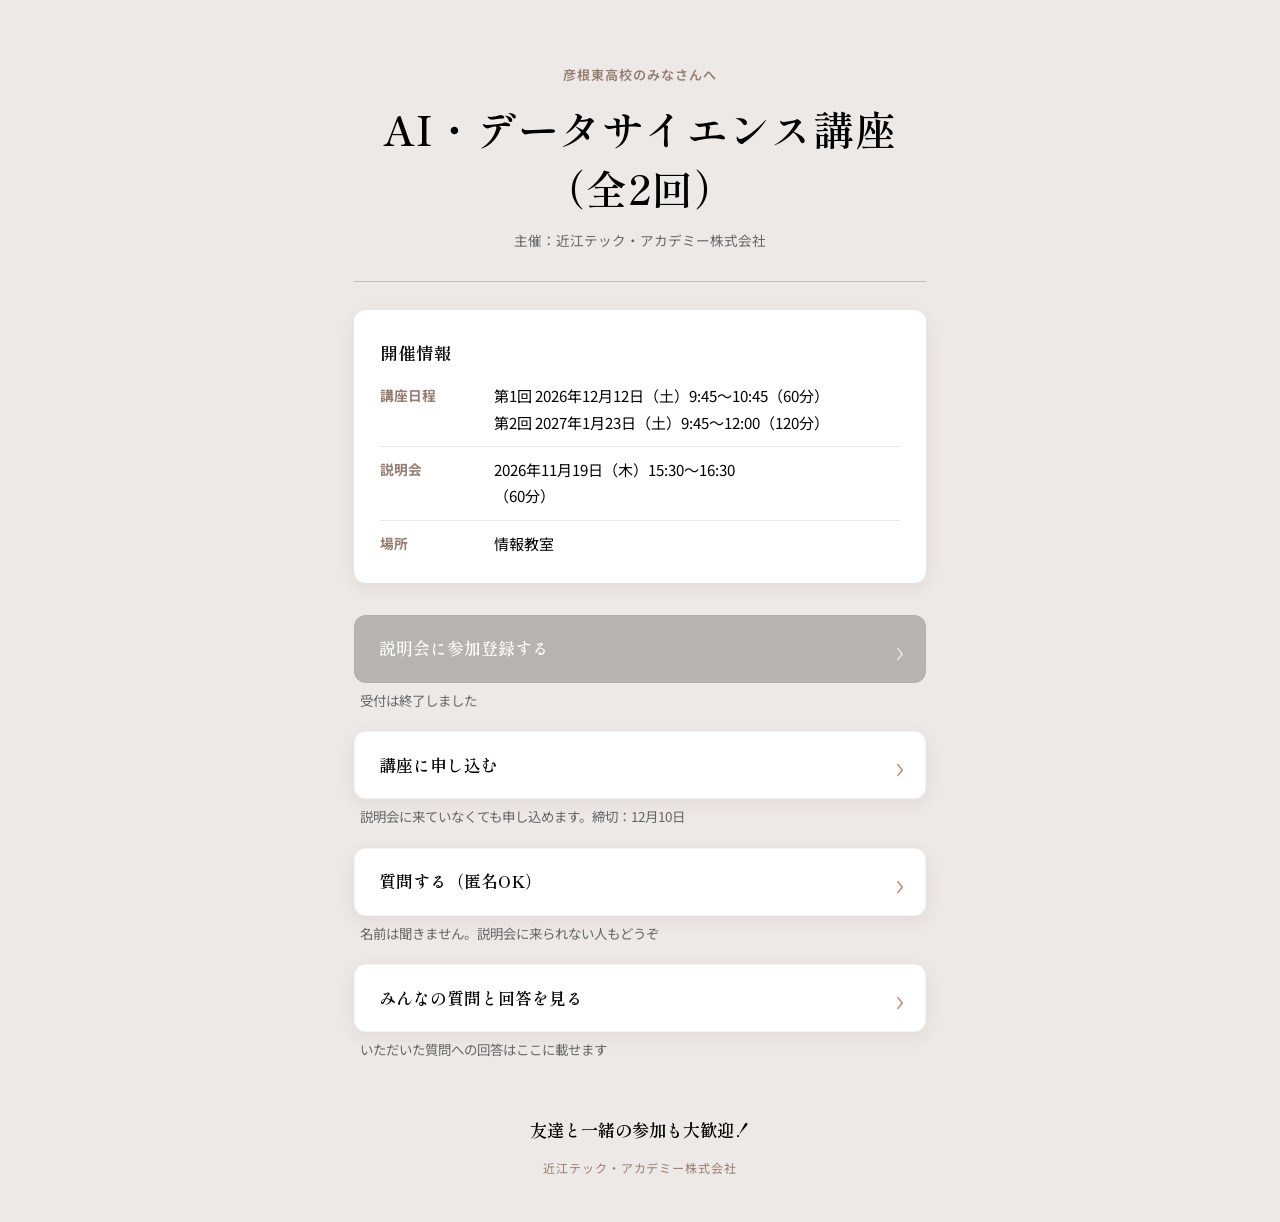
<file: index.html>
<!doctype html>
<html lang="ja">
<head>
  <meta charset="utf-8">
  <meta name="viewport" content="width=device-width, initial-scale=1">
  <title>AI・データサイエンス講座（全2回）｜近江テック・アカデミー株式会社</title>
  <meta name="description" content="彦根東高校のみなさんへ。AI・データサイエンス講座の説明会参加登録、講座申し込み、匿名での質問はこちらから。">
  <meta name="robots" content="noindex, nofollow, noarchive">
  <meta property="og:title" content="AI・データサイエンス講座（全2回）">
  <meta property="og:description" content="説明会への参加登録、講座への申し込み、匿名での質問、質問への回答をご案内します。">
  <meta property="og:type" content="website">
  <link rel="preconnect" href="https://fonts.googleapis.com">
  <link rel="preconnect" href="https://fonts.gstatic.com" crossorigin>
  <link href="https://fonts.googleapis.com/css2?family=Noto+Sans+JP:wght@400;500;600;700&family=Shippori+Mincho:wght@500;600;700&display=swap" rel="stylesheet">
  <link rel="stylesheet" href="style.css">
  <script src="config.js" defer></script>
  <script src="main.js" defer></script>
</head>
<body>
  <main class="page-shell">
    <header class="hero">
      <p class="audience-label">彦根東高校のみなさんへ</p>
      <h1>AI・データサイエンス<br class="mobile-break">講座 <span class="nowrap">（全2回）</span></h1>
      <p class="organizer">主催：近江テック・アカデミー株式会社</p>
      <div class="rule" aria-hidden="true"></div>
    </header>

    <section class="info-card" aria-labelledby="event-info-heading">
      <h2 id="event-info-heading">開催情報</h2>
      <dl class="event-details">
        <div class="detail-row">
          <dt>講座日程</dt>
          <dd>
            <span>第1回 <span id="course-first"></span>（60分）</span>
            <span>第2回 <span id="course-second"></span>（120分）</span>
          </dd>
        </div>
        <div class="detail-row">
          <dt>説明会</dt>
          <dd><span id="briefing-date"></span>（60分）</dd>
        </div>
        <div class="detail-row">
          <dt>場所</dt>
          <dd id="venue"></dd>
        </div>
      </dl>
    </section>

    <nav class="action-list" aria-label="講座の手続きと案内">
      <div class="action-item">
        <a class="action-card" id="briefing-link" target="_blank" rel="noopener noreferrer">
          <span class="action-text">説明会に参加登録する</span><span class="chevron" aria-hidden="true">›</span>
        </a>
        <p class="action-note" id="briefing-note">話を聞いてみるだけでもOK</p>
      </div>
      <div class="action-item">
        <a class="action-card" id="course-link" target="_blank" rel="noopener noreferrer">
          <span class="action-text">講座に申し込む</span><span class="chevron" aria-hidden="true">›</span>
        </a>
        <p class="action-note" id="course-note"></p>
      </div>
      <div class="action-item">
        <a class="action-card" id="question-link" target="_blank" rel="noopener noreferrer">
          <span class="action-text">質問する（匿名OK）</span><span class="chevron" aria-hidden="true">›</span>
        </a>
        <p class="action-note">名前は聞きません。説明会に来られない人もどうぞ</p>
      </div>
      <div class="action-item">
        <a class="action-card" href="https://hikone-higashi-ai-course.pages.dev/qa.html">
          <span class="action-text">みんなの質問と回答を見る</span><span class="chevron" aria-hidden="true">›</span>
        </a>
        <p class="action-note">いただいた質問への回答はここに載せます</p>
      </div>
    </nav>

    <footer class="site-footer">
      <p class="friend-message">友達と一緒の参加も大歓迎！</p>
      <p class="footer-organizer">近江テック・アカデミー株式会社</p>
    </footer>
  </main>
</body>
</html>
</file>
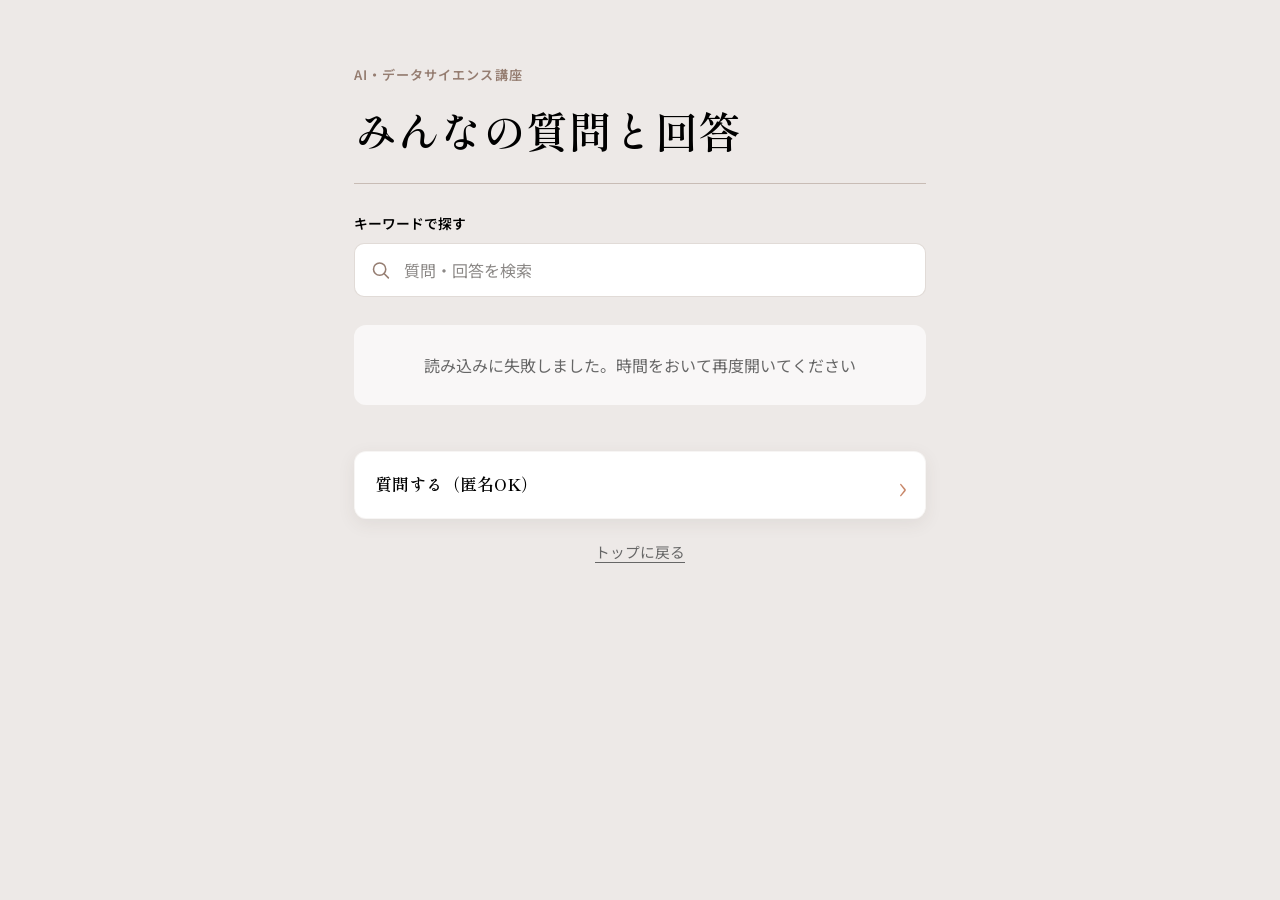
<file: qa.html>
<!doctype html>
<html lang="ja">
<head>
  <meta charset="utf-8">
  <meta name="viewport" content="width=device-width, initial-scale=1">
  <title>みんなの質問と回答｜AI・データサイエンス講座</title>
  <meta name="description" content="AI・データサイエンス講座について、みなさんから寄せられた質問と回答を掲載しています。">
  <meta name="robots" content="noindex, nofollow, noarchive">
  <meta property="og:title" content="みんなの質問と回答｜AI・データサイエンス講座">
  <meta property="og:description" content="講座の内容、参加・申し込み、持ち物などについての質問と回答をご覧いただけます。">
  <meta property="og:type" content="website">
  <link rel="preconnect" href="https://fonts.googleapis.com">
  <link rel="preconnect" href="https://fonts.gstatic.com" crossorigin>
  <link href="https://fonts.googleapis.com/css2?family=Noto+Sans+JP:wght@400;500;600;700&family=Shippori+Mincho:wght@500;600;700&display=swap" rel="stylesheet">
  <link rel="stylesheet" href="style.css">
  <script src="config.js" defer></script>
  <script src="qa.js" defer></script>
</head>
<body>
  <main class="page-shell qa-page">
    <header class="qa-header">
      <p class="audience-label">AI・データサイエンス講座</p>
      <h1>みんなの質問と回答</h1>
      <div class="rule" aria-hidden="true"></div>
      <p class="last-updated" id="last-updated" hidden></p>
    </header>

    <section class="qa-content" aria-labelledby="qa-search-label">
      <label class="search-label" id="qa-search-label" for="qa-search">キーワードで探す</label>
      <div class="search-wrap">
        <svg aria-hidden="true" viewBox="0 0 24 24" width="21" height="21"><circle cx="11" cy="11" r="7"></circle><path d="m16 16 5 5"></path></svg>
        <input id="qa-search" type="search" placeholder="質問・回答を検索" autocomplete="off">
      </div>

      <div id="qa-status" class="status-message" role="status" aria-live="polite">読み込み中…</div>
      <div id="qa-list" class="qa-list" hidden></div>
    </section>

    <footer class="qa-footer">
      <a class="secondary-action" id="qa-question-link" target="_blank" rel="noopener noreferrer">質問する（匿名OK）<span aria-hidden="true">›</span></a>
      <a class="back-link" href="index.html">トップに戻る</a>
    </footer>
  </main>
</body>
</html>
</file>
<file: style.css>
:root {
  --bg: #ede9e7;
  --card: #ffffff;
  --ink: #000000;
  --label: #957d71;
  --accent: #c88769;
  --muted: #666666;
  --disabled: #b6b3b1;
  --line: rgba(149, 125, 113, 0.42);
  --shadow: 0 5px 18px rgba(78, 60, 51, 0.08);
  --serif: "Shippori Mincho", serif;
  --sans: "Noto Sans JP", sans-serif;
}

* { box-sizing: border-box; }

html { color-scheme: light; }

body {
  margin: 0;
  min-width: 320px;
  background: var(--bg);
  color: var(--ink);
  font-family: var(--sans);
  font-size: 16px;
  line-height: 1.75;
  -webkit-font-smoothing: antialiased;
}

a { color: inherit; }
button, input { font: inherit; }

.page-shell {
  width: min(100%, 640px);
  margin: 0 auto;
  padding: 44px 20px 36px;
}

.hero { text-align: center; }

.audience-label {
  margin: 0 0 12px;
  color: var(--label);
  font-size: 0.82rem;
  font-weight: 600;
  letter-spacing: 0.08em;
}

h1, h2, .action-card, .secondary-action {
  font-family: var(--serif);
}

h1 {
  margin: 0;
  font-size: clamp(1.75rem, 7.2vw, 2.55rem);
  font-weight: 600;
  line-height: 1.45;
  letter-spacing: 0.025em;
}

.nowrap { white-space: nowrap; }

.organizer {
  margin: 12px 0 0;
  color: var(--muted);
  font-size: 0.85rem;
}

.rule {
  height: 1px;
  margin: 28px 0 0;
  background: var(--line);
}

.info-card {
  margin-top: 28px;
  padding: 24px 20px 22px;
  border-radius: 12px;
  background: var(--card);
  box-shadow: var(--shadow);
}

.info-card h2 {
  margin: 0 0 15px;
  font-size: 1.08rem;
  font-weight: 600;
  letter-spacing: 0.06em;
}

.event-details { margin: 0; }

.detail-row {
  display: grid;
  grid-template-columns: 5.25rem 1fr;
  gap: 10px;
  padding: 10px 0;
  border-top: 1px solid #eee9e6;
}

.detail-row:first-child { border-top: 0; padding-top: 0; }
.detail-row:last-child { padding-bottom: 0; }

.detail-row dt {
  color: var(--label);
  font-size: 0.86rem;
  font-weight: 700;
}

.detail-row dd {
  margin: 0;
  font-size: 0.94rem;
  line-height: 1.75;
}

.detail-row dd > span { display: block; }

.action-list {
  display: grid;
  gap: 20px;
  margin-top: 32px;
}

.action-card, .secondary-action {
  display: flex;
  min-height: 68px;
  align-items: center;
  justify-content: space-between;
  gap: 16px;
  padding: 14px 18px 14px 20px;
  border: 1px solid rgba(149, 125, 113, 0.08);
  border-radius: 12px;
  background: var(--card);
  box-shadow: var(--shadow);
  text-decoration: none;
  transition: transform 120ms ease, box-shadow 120ms ease;
}

.action-card:hover, .secondary-action:hover { box-shadow: 0 7px 22px rgba(78, 60, 51, 0.13); }
.action-card:active, .secondary-action:active { transform: translateY(1px); }

.action-card:focus-visible, .secondary-action:focus-visible, .back-link:focus-visible,
.qa-question:focus-visible, #qa-search:focus-visible {
  outline: 3px solid rgba(200, 135, 105, 0.48);
  outline-offset: 3px;
}

.action-text { font-size: 1.05rem; font-weight: 600; }
.chevron, .secondary-action > span { color: var(--accent); font-family: var(--sans); font-size: 2rem; font-weight: 300; line-height: 1; }

.action-note {
  margin: 7px 6px 0;
  color: var(--muted);
  font-size: 0.84rem;
  line-height: 1.6;
}

.action-card.is-disabled {
  color: #fff;
  background: var(--disabled);
  box-shadow: none;
  cursor: not-allowed;
}

.action-card.is-disabled .chevron { color: rgba(255, 255, 255, 0.7); }

.site-footer {
  margin-top: 54px;
  text-align: center;
}

.friend-message {
  margin: 0;
  font-family: var(--serif);
  font-size: 1.08rem;
  font-weight: 600;
}

.footer-organizer {
  margin: 12px 0 0;
  color: var(--label);
  font-size: 0.75rem;
  letter-spacing: 0.08em;
}

/* Q&A */
.qa-header h1 { font-size: clamp(1.9rem, 7.5vw, 2.65rem); }
.qa-header .rule { margin-top: 23px; }

.last-updated {
  margin: 12px 0 0;
  color: var(--muted);
  font-size: 0.8rem;
  text-align: right;
}

.qa-content { margin-top: 27px; }

.search-label {
  display: block;
  margin-bottom: 7px;
  font-size: 0.86rem;
  font-weight: 600;
}

.search-wrap { position: relative; }
.search-wrap svg {
  position: absolute;
  top: 50%;
  left: 16px;
  fill: none;
  stroke: var(--label);
  stroke-linecap: round;
  stroke-width: 1.8;
  transform: translateY(-50%);
  pointer-events: none;
}

#qa-search {
  width: 100%;
  min-height: 54px;
  padding: 12px 16px 12px 49px;
  border: 1px solid rgba(149, 125, 113, 0.28);
  border-radius: 10px;
  background: #fff;
  color: var(--ink);
  font-size: 1rem;
}

#qa-search::placeholder { color: #8b8886; }

.status-message {
  margin: 28px 0;
  padding: 26px 20px;
  border-radius: 12px;
  background: rgba(255, 255, 255, 0.66);
  color: var(--muted);
  text-align: center;
}

.qa-category { margin-top: 34px; }

.qa-category h2 {
  margin: 0 0 11px;
  color: var(--label);
  font-family: var(--sans);
  font-size: 0.92rem;
  font-weight: 700;
}

.qa-item {
  overflow: hidden;
  margin-top: 10px;
  border-radius: 12px;
  background: #fff;
  box-shadow: var(--shadow);
}

.qa-question {
  display: grid;
  width: 100%;
  min-height: 68px;
  grid-template-columns: auto 1fr auto auto;
  align-items: start;
  gap: 9px;
  padding: 18px;
  border: 0;
  background: transparent;
  color: var(--ink);
  text-align: left;
  cursor: pointer;
}

.qa-mark {
  color: var(--accent);
  font-family: var(--serif);
  font-size: 1.12rem;
  font-weight: 700;
  line-height: 1.6;
}

.question-text { font-weight: 600; line-height: 1.7; }

.new-badge {
  align-self: center;
  padding: 2px 7px;
  border-radius: 999px;
  background: var(--accent);
  color: #fff;
  font-size: 0.64rem;
  font-weight: 700;
  letter-spacing: 0.04em;
}

.accordion-icon {
  position: relative;
  width: 18px;
  height: 18px;
  margin-top: 5px;
}

.accordion-icon::before, .accordion-icon::after {
  position: absolute;
  top: 8px;
  left: 2px;
  width: 14px;
  height: 1.5px;
  background: var(--label);
  content: "";
}

.accordion-icon::after { transform: rotate(90deg); transition: transform 140ms ease; }
.qa-question[aria-expanded="true"] .accordion-icon::after { transform: rotate(0); }

.qa-answer {
  display: grid;
  grid-template-columns: auto 1fr;
  gap: 9px;
  padding: 17px 18px 21px;
  border-top: 1px solid #eee9e6;
  background: #fdfcfb;
}

.qa-answer[hidden] { display: none; }
.qa-answer p { margin: 0; line-height: 1.85; white-space: pre-wrap; }
.answer-mark { color: var(--label); }

.qa-footer {
  display: grid;
  gap: 20px;
  margin-top: 46px;
  text-align: center;
}

.secondary-action { font-size: 1.05rem; font-weight: 600; text-align: left; }
.back-link { width: fit-content; margin: 0 auto; color: var(--muted); font-size: 0.92rem; text-underline-offset: 4px; }

@media (min-width: 560px) {
  .page-shell { padding: 64px 34px 44px; }
  .mobile-break { display: none; }
  .info-card { padding: 28px 26px 26px; }
  .detail-row { grid-template-columns: 6.5rem 1fr; }
  .action-card { padding-inline: 24px 21px; }
}

@media (prefers-reduced-motion: reduce) {
  *, *::before, *::after { scroll-behavior: auto !important; transition-duration: 0.01ms !important; }
}
</file>
